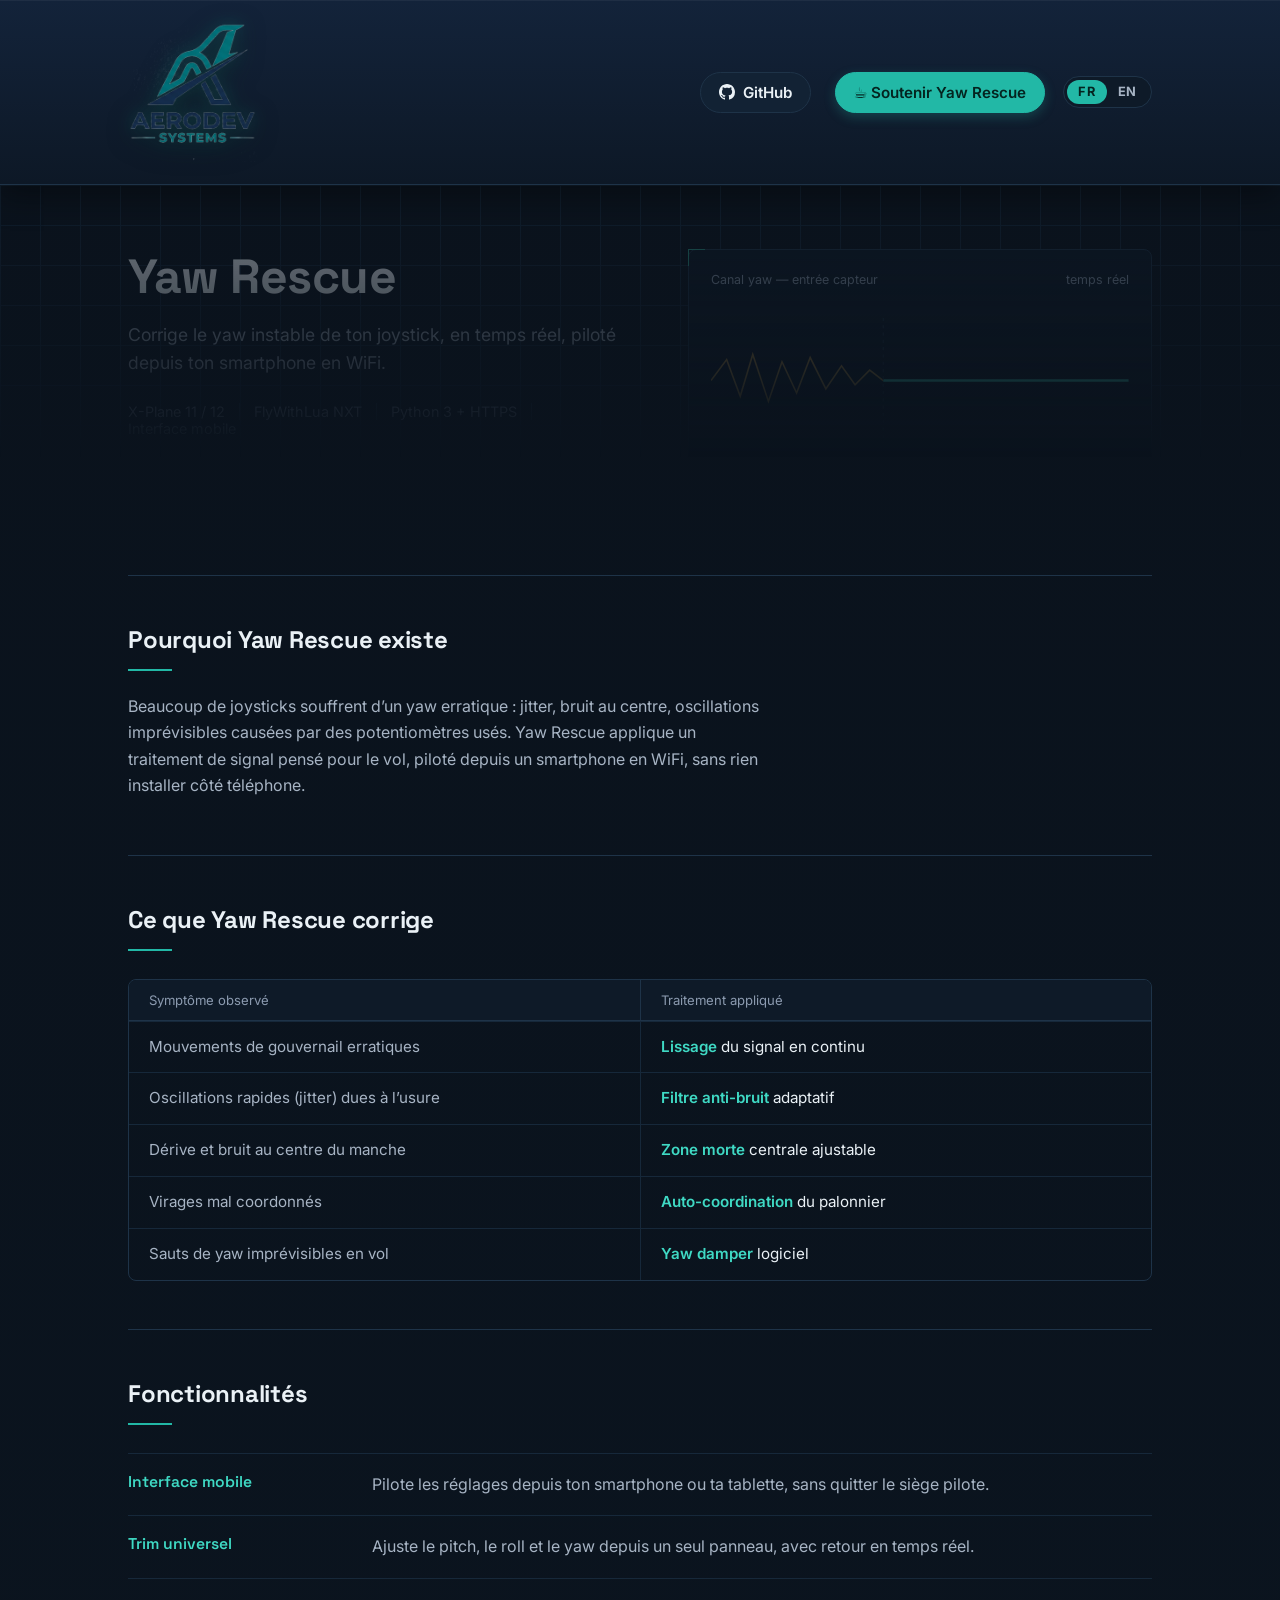
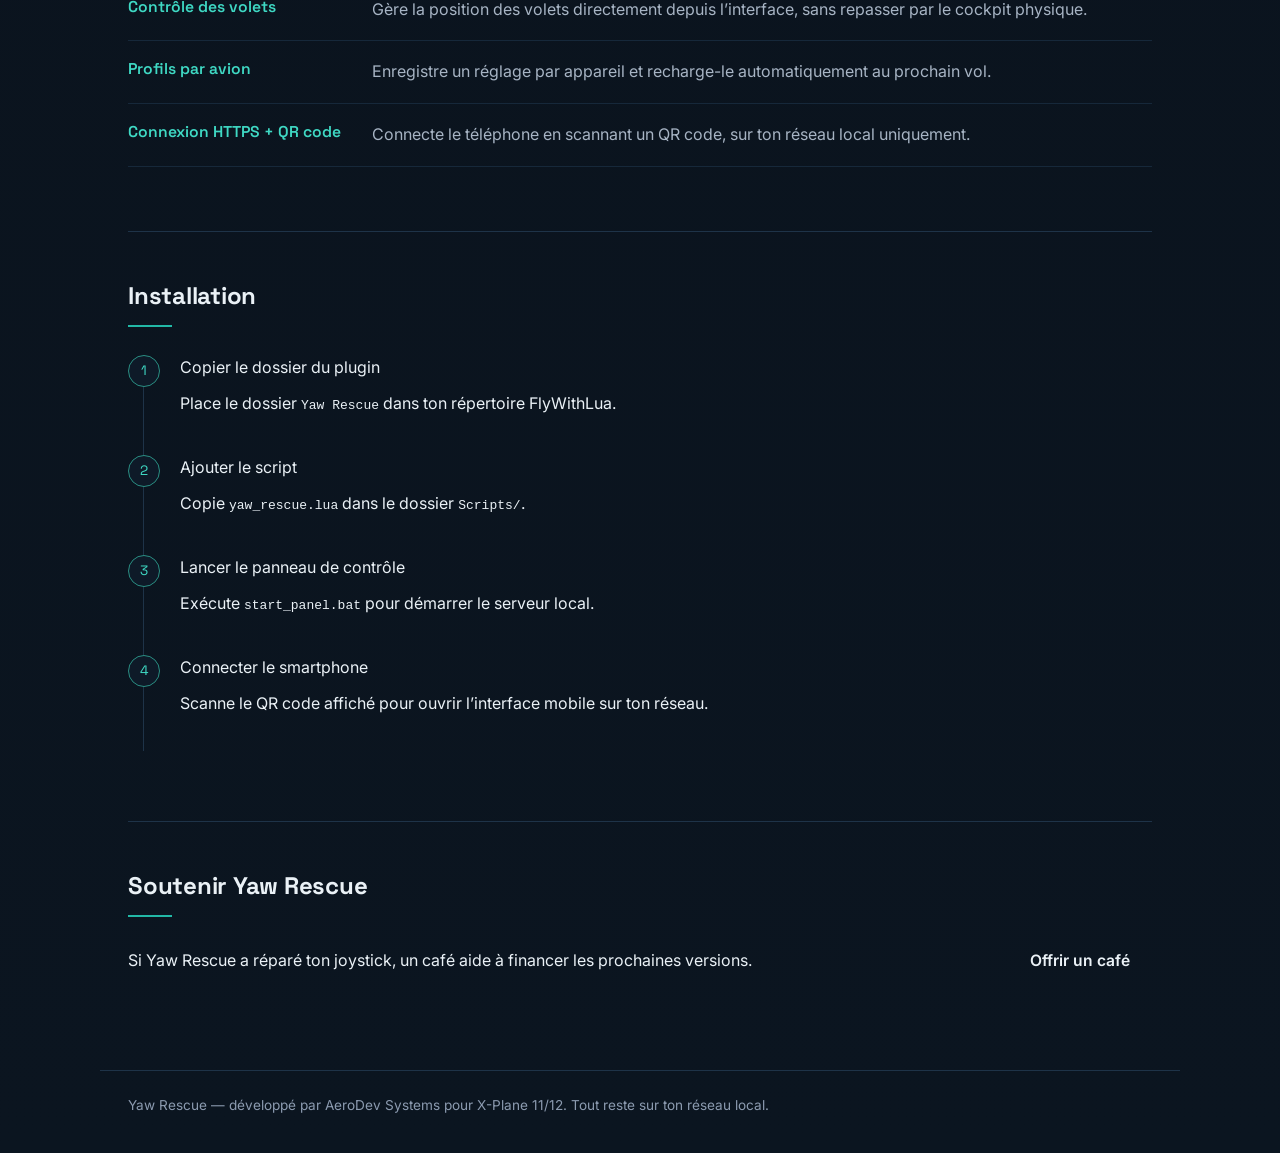
<file: aerodev-yawrescue.html>
<!DOCTYPE html>
<html lang="fr">
<head>
<meta charset="UTF-8">
<title data-i18n="docTitle">Yaw Rescue – AeroDev Systems</title>
<meta name="viewport" content="width=device-width, initial-scale=1">
<meta name="description" data-i18n="metaDesc" data-i18n-attr="content" content="Yaw Rescue corrige le yaw instable des joysticks pour X-Plane 11/12, piloté depuis un smartphone en WiFi.">
<link rel="preconnect" href="https://fonts.googleapis.com">
<link rel="preconnect" href="https://fonts.gstatic.com" crossorigin>
<link href="https://fonts.googleapis.com/css2?family=Space+Grotesk:wght@500;600;700&family=Inter:wght@400;500;600&display=swap" rel="stylesheet">

<style>
  :root{
    --bg-deep:#0a121c;
    --bg-panel:#0e1a28;
    --bg-panel-raised:#122234;
    --line:#1e3348;
    --line-soft:#16283a;
    --teal:#22b8a6;
    --teal-bright:#3fd9c4;
    --teal-dim:#2a8f83;
    --ink:#eaf1f6;
    --muted:#a7b4c4;
    --muted-dim:#8c9bb0;
    --radius:6px;
  }

  *{ box-sizing:border-box; }

  html{ scroll-behavior:smooth; }

  body{
    margin:0;
    font-family:'Inter', system-ui, sans-serif;
    background:linear-gradient(180deg, var(--bg-deep) 0%, #0b1520 100%);
    color:var(--ink);
    -webkit-font-smoothing:antialiased;
  }

  .grid-bg{
    background-image:
      linear-gradient(var(--line-soft) 1px, transparent 1px),
      linear-gradient(90deg, var(--line-soft) 1px, transparent 1px);
    background-size:40px 40px;
    -webkit-mask-image:linear-gradient(180deg, rgba(0,0,0,0.5), transparent 70%);
            mask-image:linear-gradient(180deg, rgba(0,0,0,0.5), transparent 70%);
  }

  a{ color:inherit; }

  :focus-visible{
    outline:2px solid var(--teal-bright);
    outline-offset:3px;
  }

  h1,h2,h3{
    font-family:'Space Grotesk', 'Inter', sans-serif;
    letter-spacing:-0.01em;
  }

  .wrap{
    max-width:1080px;
    margin:0 auto;
    padding:0 28px;
  }

  /* ---------- masthead ---------- */
  .masthead{
    position:relative;
    z-index:10;
    border-bottom:1px solid var(--line);
    background:linear-gradient(180deg, #13233a 0%, #0d1826 100%);
    box-shadow:inset 0 1px 0 rgba(255,255,255,0.05), 0 12px 28px rgba(0,0,0,0.35);
  }
  .masthead-inner{
    display:flex;
    align-items:center;
    justify-content:space-between;
    padding:22px 28px;
    max-width:1080px;
    margin:0 auto;
  }
  .masthead img{
    height:140px; /* LOGO 2x PLUS GRAND */
    width:auto;
    display:block;
    filter:drop-shadow(0 6px 12px rgba(0,0,0,0.5)) drop-shadow(0 0 8px rgba(34,184,166,0.28));
  }
  .masthead nav{
    display:flex;
    gap:24px;
    align-items:center;
    color:var(--ink);
  }
  .masthead nav a{
    display:inline-flex;
    align-items:center;
    gap:8px;
    text-decoration:none;
    color:var(--ink);
    font-size:0.95rem;
    font-weight:600;
    background:var(--bg-panel-raised);
    border:1px solid var(--line);
    border-radius:999px;
    padding:10px 18px;
    transition:background .15s ease, border-color .15s ease, color .15s ease, transform .15s ease, box-shadow .15s ease;
  }
  .masthead nav a:hover{
    color:#04241f;
    background:var(--teal-bright);
    border-color:var(--teal-bright);
    transform:translateY(-1px);
    box-shadow:0 6px 16px rgba(34,184,166,0.28);
  }

  /* ---------- header actions: nav + language toggle ---------- */
  .masthead-actions{
    display:flex;
    align-items:center;
    gap:18px;
  }
  .lang-toggle{
    display:flex;
    align-items:center;
    border:1px solid var(--line);
    background:var(--bg-panel);
    border-radius:999px;
    padding:3px;
  }
  .lang-btn{
    appearance:none;
    -webkit-appearance:none;
    border:none;
    background:transparent;
    color:var(--muted);
    font-family:'Inter', sans-serif;
    font-size:0.8rem;
    font-weight:700;
    letter-spacing:0.05em;
    line-height:1;
    padding:6px 11px;
    border-radius:999px;
    cursor:pointer;
    transition:background .15s ease, color .15s ease;
  }
  .lang-btn:hover{ color:var(--ink); }
  .lang-btn.active{
    background:var(--teal);
    color:#04241f;
  }

  /* ---------- support button in header ---------- */
  .masthead .btn-primary{
    display:inline-flex;
    align-items:center;
    gap:8px;
    text-decoration:none;
    font-size:0.95rem;
    font-weight:600;
    padding:10px 18px;
    border-radius:999px;
    background:var(--teal);
    color:#04241f;
    border:1px solid var(--teal);
    box-shadow:0 4px 12px rgba(34,184,166,0.25);
    transition:background .15s ease, border-color .15s ease, transform .15s ease;
    animation:btn-pulse 2.4s ease-in-out infinite;
  }
  .masthead .btn-primary:hover{
    background:var(--teal-bright);
    border-color:var(--teal-bright);
    transform:translateY(-1px);
    animation-play-state:paused;
  }
  .masthead .btn-primary:active{
    transform:translateY(0);
  }

  @keyframes btn-pulse{
    0%, 100%{
      box-shadow:0 4px 12px rgba(34,184,166,0.25), 0 0 0 0 rgba(34,184,166,0.45);
    }
    50%{
      box-shadow:0 4px 16px rgba(34,184,166,0.45), 0 0 0 9px rgba(34,184,166,0);
    }
  }

  @media (max-width:640px){
    .masthead-inner{
      flex-wrap:wrap;
      gap:14px;
      justify-content:center;
      text-align:center;
    }
    .masthead-actions{
      flex-wrap:wrap;
      justify-content:center;
      gap:14px;
    }
  }

  /* ---------- hero ---------- */
  .hero{
    position:relative;
    padding:64px 0 56px;
    overflow:hidden;
  }
  .hero-grid{
    display:grid;
    grid-template-columns:1.05fr 0.95fr;
    gap:48px;
    align-items:center;
    position:relative;
  }
  .hero h1{
    font-size:clamp(2.2rem, 4vw, 3rem);
    line-height:1.05;
    margin:0 0 18px;
    color:var(--ink);
  }
  .hero .tagline{
    font-size:1.1rem;
    line-height:1.6;
    color:var(--muted);
    max-width:46ch;
    margin:0 0 26px;
  }

  .tag-row{
    display:flex;
    flex-wrap:wrap;
    align-items:center;
    gap:0;
    margin-bottom:34px;
    font-size:0.9rem;
    color:var(--muted-dim);
  }
  .tag-row span{
    padding:0 14px 0 0;
    margin-right:14px;
    border-right:1px solid var(--line);
  }
  .tag-row span:last-child{
    border-right:none;
  }

  .btn-row{
    display:flex;
    gap:14px;
    flex-wrap:wrap;
  }
  .btn{
    display:inline-flex;
    align-items:center;
    gap:8px;
    padding:12px 22px;
    border-radius:var(--radius);
    text-decoration:none;
    font-weight:600;
    font-size:0.98rem;
    font-family:'Inter', sans-serif;
    transition:transform .15s ease, background .15s ease, border-color .15s ease;
  }
  .btn-secondary{
    background:transparent;
    color:var(--ink);
    border:1px solid var(--line);
  }
  .btn-secondary:hover{
    border-color:var(--teal-dim);
    color:var(--teal-bright);
  }

  /* HUD panel */
  .hud{
    position:relative;
    border:1px solid var(--line);
    background:var(--bg-panel);
    border-radius:8px;
    padding:22px 22px 18px;
  }
  .hud::before, .hud::after{
    content:"";
    position:absolute;
    width:16px;
    height:16px;
    border:1.5px solid var(--teal-dim);
  }
  .hud::before{
    top:-1px; left:-1px;
    border-right:none; border-bottom:none;
  }
  .hud::after{
    bottom:-1px; right:-1px;
    border-left:none; border-top:none;
  }
  .hud-label{
    display:flex;
    justify-content:space-between;
    font-size:0.78rem;
    color:var(--muted-dim);
    margin-bottom:10px;
  }
  .hud svg{ display:block; width:100%; height:auto; }

  .hud-caption{
    display:flex;
    justify-content:space-between;
    font-size:0.78rem;
    color:var(--muted-dim);
    margin-top:10px;
    padding-top:10px;
    border-top:1px solid var(--line-soft);
  }
  .hud-caption b{ color:var(--teal-bright); font-weight:600; }

  .chart-line-raw{
    stroke:#d9a949;
    opacity:0.8;
  }
  .chart-line-fixed{
    stroke:var(--teal-bright);
    stroke-dasharray:600;
    stroke-dashoffset:600;
    animation:draw 1.6s ease forwards .3s;
  }
  @keyframes draw{ to{ stroke-dashoffset:0; } }

  main{
    max-width:1080px;
    margin:0 auto;
    padding:0 28px 40px;
  }

  section{
    padding:48px 0;
    border-top:1px solid var(--line);
  }
  section h2{
    font-size:1.5rem;
    margin:0 0 8px;
    color:var(--ink);
  }
  section h2 .rule{
    display:block;
    width:44px;
    height:2px;
    background:var(--teal);
    margin-top:14px;
    margin-bottom:22px;
  }
  section > p.lead{
    color:var(--muted);
    max-width:64ch;
    line-height:1.65;
    margin:0 0 8px;
  }

  /* table */
  .spec-table{
    display:grid;
    grid-template-columns:1fr 1fr;
    margin-top:28px;
    border:1px solid var(--line);
    border-radius:8px;
    overflow:hidden;
  }
  .col-head{
    padding:12px 20px;
    font-size:0.82rem;
    color:var(--muted-dim);
    background:var(--bg-panel);
    border-bottom:1px solid var(--line);
  }
  .col-head.right{ border-left:1px solid var(--line); }
  .spec-cell{
    padding:14px 20px;
    font-size:0.95rem;
    line-height:1.5;
    border-top:1px solid var(--line-soft);
  }
  .spec-cell.symptom{ color:var(--muted); }
  .spec-cell.fix{
    color:var(--ink);
    border-left:1px solid var(--line-soft);
  }
  .spec-cell.fix b{ color:var(--teal-bright); font-weight:600; }

  /* features */
  .feature-list{
    margin-top:28px;
    border-top:1px solid var(--line-soft);
  }
  .feature-row{
    display:grid;
    grid-template-columns:220px 1fr;
    gap:24px;
    padding:18px 0;
    border-bottom:1px solid var(--line-soft);
  }
  .feature-row dt{
    font-weight:600;
    font-family:'Space Grotesk', sans-serif;
    color:var(--teal-bright);
    font-size:0.98rem;
  }
  .feature-row dd{
    margin:0;
    color:var(--muted);
    line-height:1.6;
  }

  /* steps */
  .steps{
    margin-top:30px;
    list-style:none;
    padding:0;
    position:relative;
  }
  .steps::before{
    content:"";
    position:absolute;
    left:15px;
    top:6px;
    bottom:6px;
    width:1px;
    background:var(--line);
  }
  .steps li{
    position:relative;
    padding:0 0 28px 52px;
  }
  .steps .num{
    position:absolute;
    left:0; top:-2px;
    width:32px; height:32px;
    border:1px solid var(--teal-dim);
    border-radius:50%;
    background:var(--bg-panel);
    display:flex;
    align-items:center;
    justify-content:center;
    font-family:'Space Grotesk', sans-serif;
    font-size:0.85rem;
    color:var(--teal-bright);
  }

  /* support */
  .support-row{
    display:flex;
    align-items:center;
    justify-content:space-between;
    gap:24px;
    flex-wrap:wrap;
    margin-top:20px;
  }

  footer{
    border-top:1px solid var(--line);
    padding:26px 28px 40px;
    max-width:1080px;
    margin:0 auto;
  }
  footer p{
    font-size:0.85rem;
    color:var(--muted-dim);
    margin:0;
  }

</style>
</head>

<body>

<!-- HEADER -->
<div class="masthead">
  <div class="masthead-inner">
    <img src="logo.png" alt="AeroDev Systems">
    <div class="masthead-actions">
    <nav>
      <a href="https://github.com/nonodev38/yaw-rescue">
        <svg viewBox="0 0 16 16" width="16" height="16" fill="currentColor" aria-hidden="true"><path d="M8 0C3.58 0 0 3.58 0 8c0 3.54 2.29 6.53 5.47 7.59.4.07.55-.17.55-.38 0-.19-.01-.82-.01-1.49-2.01.37-2.53-.49-2.69-.94-.09-.23-.48-.94-.82-1.13-.28-.15-.68-.52-.01-.53.63-.01 1.08.58 1.23.82.72 1.21 1.87.87 2.33.66.07-.52.28-.87.51-1.07-1.78-.2-3.64-.89-3.64-3.95 0-.87.31-1.59.82-2.15-.08-.2-.36-1.02.08-2.12 0 0 .67-.21 2.2.82.64-.18 1.32-.27 2-.27s1.36.09 2 .27c1.53-1.04 2.2-.82 2.2-.82.44 1.1.16 1.92.08 2.12.51.56.82 1.27.82 2.15 0 3.07-1.87 3.75-3.65 3.95.29.25.54.73.54 1.48 0 1.07-.01 1.93-.01 2.2 0 .21.15.46.55.38A8.01 8.01 0 0 0 16 8c0-4.42-3.58-8-8-8z"/></svg>
        GitHub
      </a>
      <a href="https://buymeacoffee.com/aerodevsystems" class="btn-primary" data-i18n="navSupport">
        ☕ Soutenir Yaw Rescue
      </a>
    </nav>
    <div class="lang-toggle" role="group" aria-label="Langue / Language">
      <button type="button" class="lang-btn active" data-lang="fr" aria-pressed="true">FR</button>
      <button type="button" class="lang-btn" data-lang="en" aria-pressed="false">EN</button>
    </div>
    </div>
  </div>
</div>

<!-- HERO -->
<div class="hero grid-bg">
  <div class="wrap hero-grid">
    <div>
      <h1>Yaw Rescue</h1>
      <p class="tagline" data-i18n="tagline">Corrige le yaw instable de ton joystick, en temps réel, piloté depuis ton smartphone en WiFi.</p>

      <div class="tag-row">
        <span data-i18n="tag1">X-Plane 11 / 12</span>
        <span data-i18n="tag2">FlyWithLua NXT</span>
        <span data-i18n="tag3">Python 3 + HTTPS</span>
        <span data-i18n="tag4">Interface mobile</span>
      </div>

      <div class="btn-row">
        <a href="https://github.com/nonodev38/yaw-rescue" class="btn btn-secondary" data-i18n="viewGitHub">Voir sur GitHub</a>
      </div>
    </div>

    <div class="hud">
      <div class="hud-label">
        <span data-i18n="hudChannel">Canal yaw — entrée capteur</span>
        <span data-i18n="hudRealtime">temps réel</span>
      </div>
      <svg viewBox="0 0 400 160" preserveAspectRatio="none">
        <path class="chart-line-raw" d="M0,80 L15,60 L28,95 L40,55 L55,100 L68,62 L82,92 L95,58 L110,88 L125,66 L138,84 L152,70 L165,80"
              fill="none" stroke-width="1.5"/>
        <path class="chart-line-fixed" d="M165,80 C 200,80 220,80 400,80"
              fill="none" stroke-width="2.5"/>
        <line x1="165" y1="20" x2="165" y2="140" stroke="#22384c" stroke-width="1" stroke-dasharray="3 4"/>
      </svg>
      <div class="hud-caption">
        <span data-i18n="hudRaw">Signal brut</span>
        <b data-i18n="hudOutput">Sortie Yaw Rescue</b>
      </div>
    </div>
  </div>
</div>

<main>

<section>
  <h2 data-i18n="whyTitle">Pourquoi Yaw Rescue existe<span class="rule"></span></h2>
  <p class="lead" data-i18n="whyLead">Beaucoup de joysticks souffrent d'un yaw erratique : jitter, bruit au centre, oscillations imprévisibles causées par des potentiomètres usés. Yaw Rescue applique un traitement de signal pensé pour le vol, piloté depuis un smartphone en WiFi, sans rien installer côté téléphone.</p>
</section>

<section>
  <h2 data-i18n="whatTitle">Ce que Yaw Rescue corrige<span class="rule"></span></h2>
  <div class="spec-table">
    <div class="col-head" data-i18n="symptomHead">Symptôme observé</div>
    <div class="col-head right" data-i18n="fixHead">Traitement appliqué</div>

    <div class="spec-cell symptom" data-i18n="sym1">Mouvements de gouvernail erratiques</div>
    <div class="spec-cell fix" data-i18n="fix1"><b>Lissage</b> du signal en continu</div>

    <div class="spec-cell symptom" data-i18n="sym2">Oscillations rapides (jitter) dues à l'usure</div>
    <div class="spec-cell fix" data-i18n="fix2"><b>Filtre anti-bruit</b> adaptatif</div>

    <div class="spec-cell symptom" data-i18n="sym3">Dérive et bruit au centre du manche</div>
    <div class="spec-cell fix" data-i18n="fix3"><b>Zone morte</b> centrale ajustable</div>

    <div class="spec-cell symptom" data-i18n="sym4">Virages mal coordonnés</div>
    <div class="spec-cell fix" data-i18n="fix4"><b>Auto-coordination</b> du palonnier</div>

    <div class="spec-cell symptom" data-i18n="sym5">Sauts de yaw imprévisibles en vol</div>
    <div class="spec-cell fix" data-i18n="fix5"><b>Yaw damper</b> logiciel</div>
  </div>
</section>

<section>
  <h2 data-i18n="featuresTitle">Fonctionnalités<span class="rule"></span></h2>
  <dl class="feature-list">
    <div class="feature-row">
      <dt data-i18n="feat1t">Interface mobile</dt>
      <dd data-i18n="feat1d">Pilote les réglages depuis ton smartphone ou ta tablette, sans quitter le siège pilote.</dd>
    </div>
    <div class="feature-row">
      <dt data-i18n="feat2t">Trim universel</dt>
      <dd data-i18n="feat2d">Ajuste le pitch, le roll et le yaw depuis un seul panneau, avec retour en temps réel.</dd>
    </div>
    <div class="feature-row">
      <dt data-i18n="feat3t">Contrôle des volets</dt>
      <dd data-i18n="feat3d">Gère la position des volets directement depuis l'interface, sans repasser par le cockpit physique.</dd>
    </div>
    <div class="feature-row">
      <dt data-i18n="feat4t">Profils par avion</dt>
      <dd data-i18n="feat4d">Enregistre un réglage par appareil et recharge-le automatiquement au prochain vol.</dd>
    </div>
    <div class="feature-row">
      <dt data-i18n="feat5t">Connexion HTTPS + QR code</dt>
      <dd data-i18n="feat5d">Connecte le téléphone en scannant un QR code, sur ton réseau local uniquement.</dd>
    </div>
  </dl>
</section>

<section>
  <h2 data-i18n="installTitle">Installation<span class="rule"></span></h2>
  <ol class="steps">
    <li>
      <span class="num">1</span>
      <div class="step-title" data-i18n="inst1t">Copier le dossier du plugin</div>
      <p data-i18n="inst1p">Place le dossier <code>Yaw Rescue</code> dans ton répertoire FlyWithLua.</p>
    </li>
    <li>
      <span class="num">2</span>
      <div class="step-title" data-i18n="inst2t">Ajouter le script</div>
      <p data-i18n="inst2p">Copie <code>yaw_rescue.lua</code> dans le dossier <code>Scripts/</code>.</p>
    </li>
    <li>
      <span class="num">3</span>
      <div class="step-title" data-i18n="inst3t">Lancer le panneau de contrôle</div>
      <p data-i18n="inst3p">Exécute <code>start_panel.bat</code> pour démarrer le serveur local.</p>
    </li>
    <li>
      <span class="num">4</span>
      <div class="step-title" data-i18n="inst4t">Connecter le smartphone</div>
      <p data-i18n="inst4p">Scanne le QR code affiché pour ouvrir l'interface mobile sur ton réseau.</p>
    </li>
  </ol>
</section>

<section>
  <h2 data-i18n="supportTitle">Soutenir Yaw Rescue<span class="rule"></span></h2>
  <div class="support-row">
    <p class="lead" style="margin:0;" data-i18n="supportLead">Si Yaw Rescue a réparé ton joystick, un café aide à financer les prochaines versions.</p>
    <a href="https://buymeacoffee.com/aerodevsystems" class="btn btn-primary" data-i18n="supportCta">Offrir un café</a>
  </div>
</section>

</main>

<footer>
  <p data-i18n="footerText">Yaw Rescue — développé par AeroDev Systems pour X-Plane 11/12. Tout reste sur ton réseau local.</p>
</footer>

<script>
(function () {
  "use strict";
  var STORE_KEY = "yaw-rescue-lang";

  var i18n = {
    fr: {
      docTitle: "Yaw Rescue – AeroDev Systems",
      metaDesc: "Yaw Rescue corrige le yaw instable des joysticks pour X-Plane 11/12, piloté depuis un smartphone en WiFi.",
      navSupport: "☕ Soutenir Yaw Rescue",
      tagline: "Corrige le yaw instable de ton joystick, en temps réel, piloté depuis ton smartphone en WiFi.",
      tag1: "X-Plane 11 / 12",
      tag2: "FlyWithLua NXT",
      tag3: "Python 3 + HTTPS",
      tag4: "Interface mobile",
      viewGitHub: "Voir sur GitHub",
      hudChannel: "Canal yaw — entrée capteur",
      hudRealtime: "temps réel",
      hudRaw: "Signal brut",
      hudOutput: "Sortie Yaw Rescue",
      whyTitle: "Pourquoi Yaw Rescue existe<span class='rule'></span>",
      whyLead: "Beaucoup de joysticks souffrent d’un yaw erratique : jitter, bruit au centre, oscillations imprévisibles causées par des potentiomètres usés. Yaw Rescue applique un traitement de signal pensé pour le vol, piloté depuis un smartphone en WiFi, sans rien installer côté téléphone.",
      whatTitle: "Ce que Yaw Rescue corrige<span class='rule'></span>",
      symptomHead: "Symptôme observé",
      fixHead: "Traitement appliqué",
      sym1: "Mouvements de gouvernail erratiques",
      fix1: "<b>Lissage</b> du signal en continu",
      sym2: "Oscillations rapides (jitter) dues à l’usure",
      fix2: "<b>Filtre anti-bruit</b> adaptatif",
      sym3: "Dérive et bruit au centre du manche",
      fix3: "<b>Zone morte</b> centrale ajustable",
      sym4: "Virages mal coordonnés",
      fix4: "<b>Auto-coordination</b> du palonnier",
      sym5: "Sauts de yaw imprévisibles en vol",
      fix5: "<b>Yaw damper</b> logiciel",
      featuresTitle: "Fonctionnalités<span class='rule'></span>",
      feat1t: "Interface mobile",
      feat1d: "Pilote les réglages depuis ton smartphone ou ta tablette, sans quitter le siège pilote.",
      feat2t: "Trim universel",
      feat2d: "Ajuste le pitch, le roll et le yaw depuis un seul panneau, avec retour en temps réel.",
      feat3t: "Contrôle des volets",
      feat3d: "Gère la position des volets directement depuis l’interface, sans repasser par le cockpit physique.",
      feat4t: "Profils par avion",
      feat4d: "Enregistre un réglage par appareil et recharge-le automatiquement au prochain vol.",
      feat5t: "Connexion HTTPS + QR code",
      feat5d: "Connecte le téléphone en scannant un QR code, sur ton réseau local uniquement.",
      installTitle: "Installation<span class='rule'></span>",
      inst1t: "Copier le dossier du plugin",
      inst1p: "Place le dossier <code>Yaw Rescue</code> dans ton répertoire FlyWithLua.",
      inst2t: "Ajouter le script",
      inst2p: "Copie <code>yaw_rescue.lua</code> dans le dossier <code>Scripts/</code>.",
      inst3t: "Lancer le panneau de contrôle",
      inst3p: "Exécute <code>start_panel.bat</code> pour démarrer le serveur local.",
      inst4t: "Connecter le smartphone",
      inst4p: "Scanne le QR code affiché pour ouvrir l’interface mobile sur ton réseau.",
      supportTitle: "Soutenir Yaw Rescue<span class='rule'></span>",
      supportLead: "Si Yaw Rescue a réparé ton joystick, un café aide à financer les prochaines versions.",
      supportCta: "Offrir un café",
      footerText: "Yaw Rescue — développé par AeroDev Systems pour X-Plane 11/12. Tout reste sur ton réseau local."
    },
    en: {
      docTitle: "Yaw Rescue – AeroDev Systems",
      metaDesc: "Yaw Rescue fixes unstable yaw on joysticks for X-Plane 11/12, controlled from a smartphone over WiFi.",
      navSupport: "☕ Support Yaw Rescue",
      tagline: "Fixes your joystick’s unstable yaw in real time, controlled from your smartphone over WiFi.",
      tag1: "X-Plane 11 / 12",
      tag2: "FlyWithLua NXT",
      tag3: "Python 3 + HTTPS",
      tag4: "Mobile interface",
      viewGitHub: "View on GitHub",
      hudChannel: "Yaw channel — sensor input",
      hudRealtime: "real time",
      hudRaw: "Raw signal",
      hudOutput: "Yaw Rescue output",
      whyTitle: "Why Yaw Rescue exists<span class='rule'></span>",
      whyLead: "Many joysticks suffer from erratic yaw: jitter, noise at center, unpredictable oscillations caused by worn potentiometers. Yaw Rescue applies signal processing designed for flight, controlled from a smartphone over WiFi — nothing to install on the phone.",
      whatTitle: "What Yaw Rescue fixes<span class='rule'></span>",
      symptomHead: "Observed symptom",
      fixHead: "Applied fix",
      sym1: "Erratic rudder movements",
      fix1: "<b>Smoothing</b> of the signal, applied continuously",
      sym2: "Rapid oscillations (jitter) caused by wear",
      fix2: "<b>Adaptive noise filter</b>",
      sym3: "Drift and noise at stick center",
      fix3: "<b>Adjustable dead zone</b> at center",
      sym4: "Poorly coordinated turns",
      fix4: "<b>Rudder auto-coordination</b>",
      sym5: "Unpredictable yaw jumps in flight",
      fix5: "<b>Software yaw damper</b>",
      featuresTitle: "Features<span class='rule'></span>",
      feat1t: "Mobile interface",
      feat1d: "Tune the settings from your smartphone or tablet without leaving the pilot’s seat.",
      feat2t: "Universal trim",
      feat2d: "Adjust pitch, roll and yaw from a single panel, with real-time feedback.",
      feat3t: "Flap control",
      feat3d: "Control flap position directly from the interface, without going back to the physical cockpit.",
      feat4t: "Per-aircraft profiles",
      feat4d: "Save one profile per aircraft and have it reloaded automatically on the next flight.",
      feat5t: "HTTPS + QR code connection",
      feat5d: "Connect your phone by scanning a QR code — on your local network only.",
      installTitle: "Installation<span class='rule'></span>",
      inst1t: "Copy the plugin folder",
      inst1p: "Put the <code>Yaw Rescue</code> folder into your FlyWithLua directory.",
      inst2t: "Add the script",
      inst2p: "Copy <code>yaw_rescue.lua</code> into the <code>Scripts/</code> folder.",
      inst3t: "Launch the control panel",
      inst3p: "Run <code>start_panel.bat</code> to start the local server.",
      inst4t: "Connect your smartphone",
      inst4p: "Scan the QR code shown to open the mobile interface on your network.",
      supportTitle: "Support Yaw Rescue<span class='rule'></span>",
      supportLead: "If Yaw Rescue fixed your joystick, buying a coffee helps fund the next versions.",
      supportCta: "Buy me a coffee",
      footerText: "Yaw Rescue — developed by AeroDev Systems for X-Plane 11/12. Everything stays on your local network."
    }
  };

  function storedLang() {
    try {
      var v = window.localStorage.getItem(STORE_KEY);
      if (v === "fr" || v === "en") { return v; }
    } catch (e) {}
    return "fr";
  }

  function applyLang(lang) {
    var dict = i18n[lang];
    if (!dict) { return; }
    var els = document.querySelectorAll("[data-i18n]");
    for (var i = 0; i < els.length; i++) {
      var el = els[i];
      var key = el.getAttribute("data-i18n");
      var txt = dict[key];
      if (txt === undefined) { continue; }
      var attr = el.getAttribute("data-i18n-attr");
      if (attr) {
        el.setAttribute(attr, txt);
      } else {
        el.innerHTML = txt;
      }
    }
    document.documentElement.lang = lang;
    var btns = document.querySelectorAll(".lang-btn");
    for (var j = 0; j < btns.length; j++) {
      var on = btns[j].getAttribute("data-lang") === lang;
      btns[j].classList.toggle("active", on);
      btns[j].setAttribute("aria-pressed", on ? "true" : "false");
    }
    try { window.localStorage.setItem(STORE_KEY, lang); } catch (e) {}
  }

  var toggles = document.querySelectorAll(".lang-btn");
  for (var k = 0; k < toggles.length; k++) {
    toggles[k].addEventListener("click", (function (btn) {
      return function () { applyLang(btn.getAttribute("data-lang")); };
    })(toggles[k]));
  }

  applyLang(storedLang());
})();
</script>
</body>
</html>
</file>
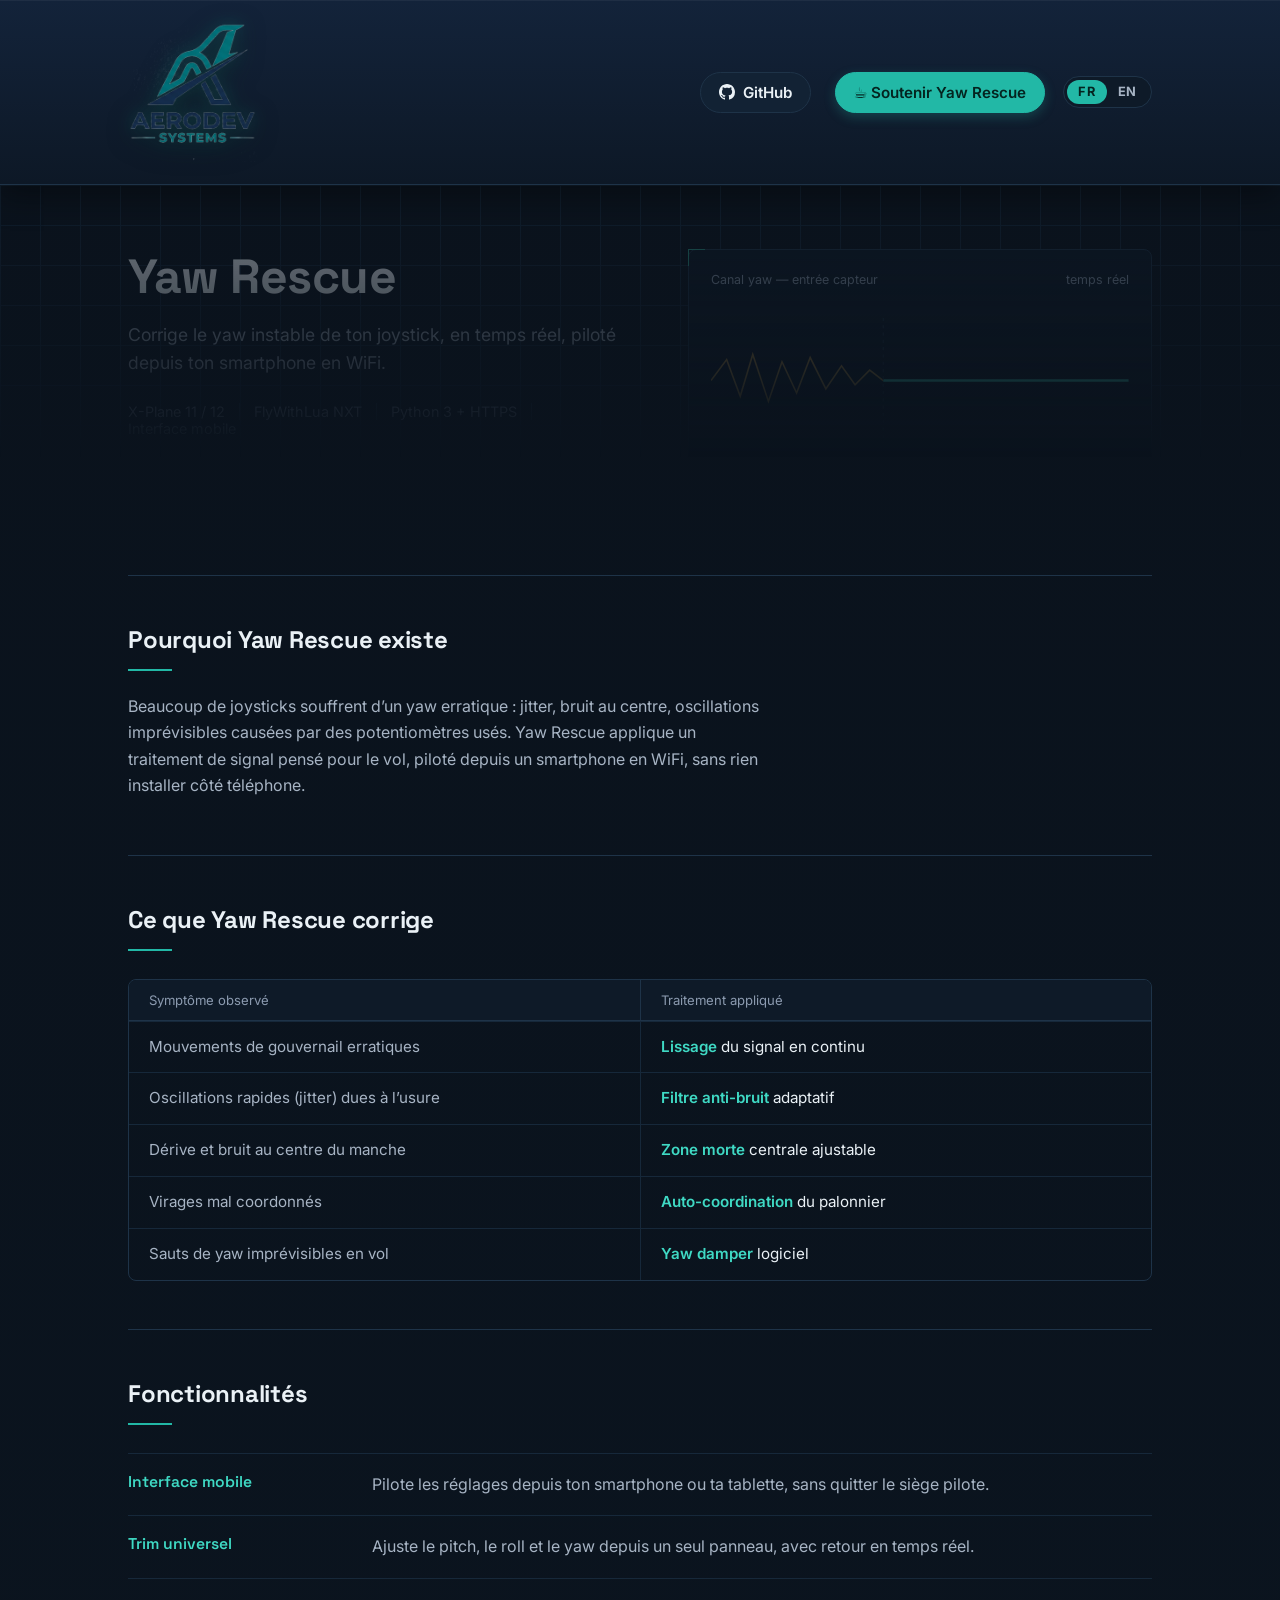
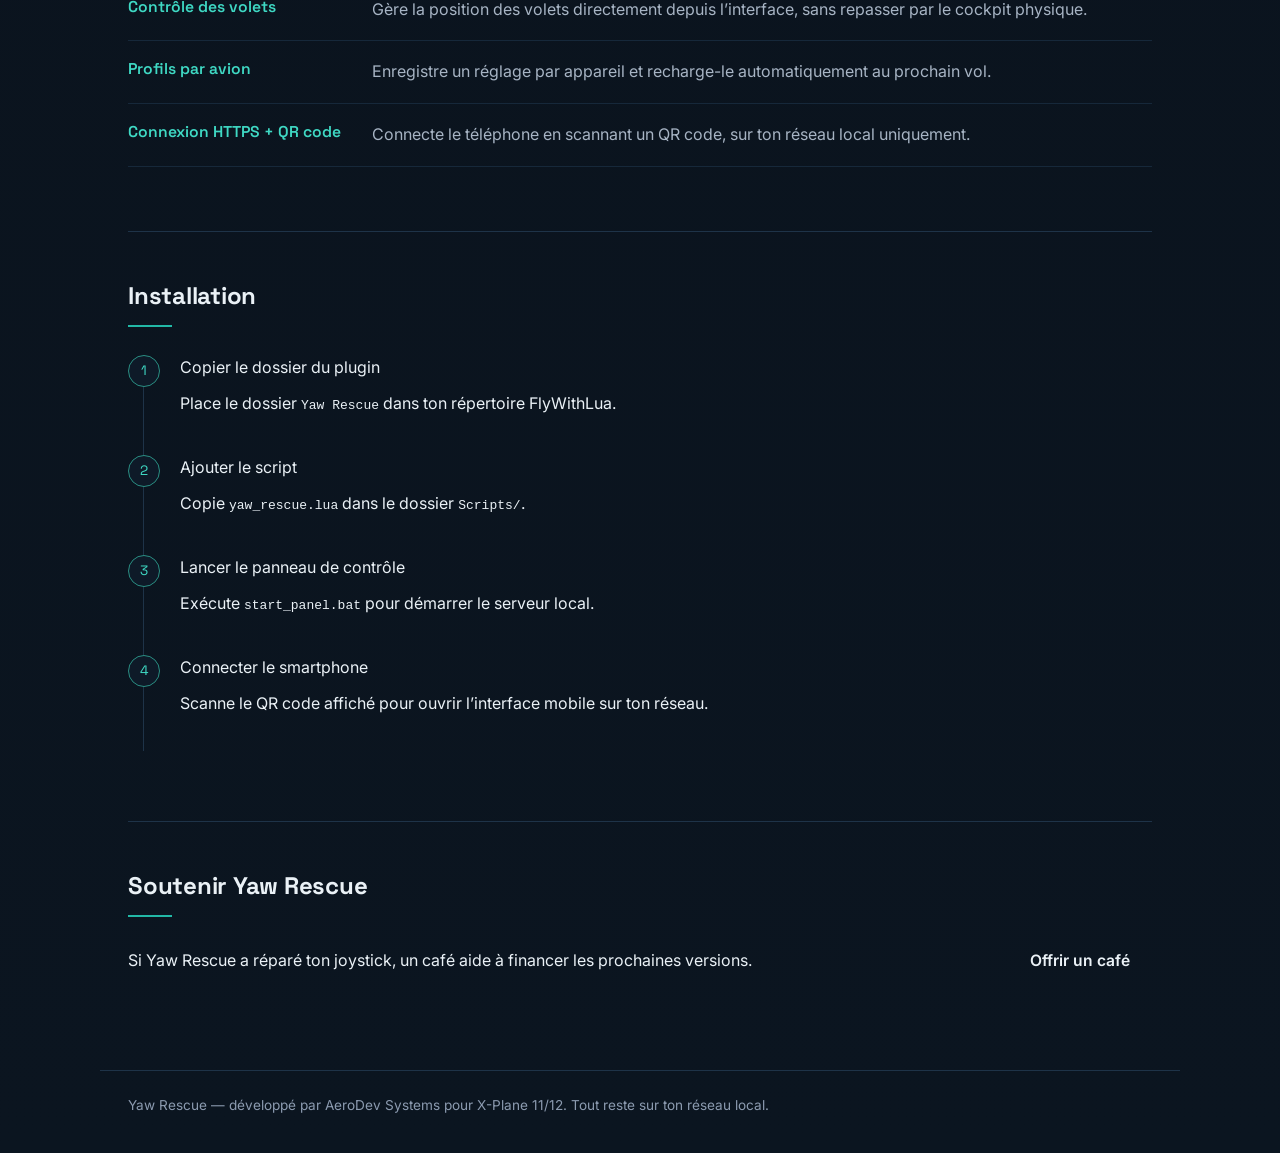
<file: scripts/Auto Yaw Deck/aerodev-yawrescue.html>
<!DOCTYPE html>
<html lang="fr">
<head>
<meta charset="UTF-8">
<title data-i18n="docTitle">Yaw Rescue – AeroDev Systems</title>
<meta name="viewport" content="width=device-width, initial-scale=1">
<meta name="description" data-i18n="metaDesc" data-i18n-attr="content" content="Yaw Rescue corrige le yaw instable des joysticks pour X-Plane 11/12, piloté depuis un smartphone en WiFi.">
<link rel="preconnect" href="https://fonts.googleapis.com">
<link rel="preconnect" href="https://fonts.gstatic.com" crossorigin>
<link href="https://fonts.googleapis.com/css2?family=Space+Grotesk:wght@500;600;700&family=Inter:wght@400;500;600&display=swap" rel="stylesheet">

<style>
  :root{
    --bg-deep:#0a121c;
    --bg-panel:#0e1a28;
    --bg-panel-raised:#122234;
    --line:#1e3348;
    --line-soft:#16283a;
    --teal:#22b8a6;
    --teal-bright:#3fd9c4;
    --teal-dim:#2a8f83;
    --ink:#eaf1f6;
    --muted:#a7b4c4;
    --muted-dim:#8c9bb0;
    --radius:6px;
  }

  *{ box-sizing:border-box; }

  html{ scroll-behavior:smooth; }

  body{
    margin:0;
    font-family:'Inter', system-ui, sans-serif;
    background:linear-gradient(180deg, var(--bg-deep) 0%, #0b1520 100%);
    color:var(--ink);
    -webkit-font-smoothing:antialiased;
  }

  .grid-bg{
    background-image:
      linear-gradient(var(--line-soft) 1px, transparent 1px),
      linear-gradient(90deg, var(--line-soft) 1px, transparent 1px);
    background-size:40px 40px;
    -webkit-mask-image:linear-gradient(180deg, rgba(0,0,0,0.5), transparent 70%);
            mask-image:linear-gradient(180deg, rgba(0,0,0,0.5), transparent 70%);
  }

  a{ color:inherit; }

  :focus-visible{
    outline:2px solid var(--teal-bright);
    outline-offset:3px;
  }

  h1,h2,h3{
    font-family:'Space Grotesk', 'Inter', sans-serif;
    letter-spacing:-0.01em;
  }

  .wrap{
    max-width:1080px;
    margin:0 auto;
    padding:0 28px;
  }

  /* ---------- masthead ---------- */
  .masthead{
    position:relative;
    z-index:10;
    border-bottom:1px solid var(--line);
    background:linear-gradient(180deg, #13233a 0%, #0d1826 100%);
    box-shadow:inset 0 1px 0 rgba(255,255,255,0.05), 0 12px 28px rgba(0,0,0,0.35);
  }
  .masthead-inner{
    display:flex;
    align-items:center;
    justify-content:space-between;
    padding:22px 28px;
    max-width:1080px;
    margin:0 auto;
  }
  .masthead img{
    height:140px; /* LOGO 2x PLUS GRAND */
    width:auto;
    display:block;
    filter:drop-shadow(0 6px 12px rgba(0,0,0,0.5)) drop-shadow(0 0 8px rgba(34,184,166,0.28));
  }
  .masthead nav{
    display:flex;
    gap:24px;
    align-items:center;
    color:var(--ink);
  }
  .masthead nav a{
    display:inline-flex;
    align-items:center;
    gap:8px;
    text-decoration:none;
    color:var(--ink);
    font-size:0.95rem;
    font-weight:600;
    background:var(--bg-panel-raised);
    border:1px solid var(--line);
    border-radius:999px;
    padding:10px 18px;
    transition:background .15s ease, border-color .15s ease, color .15s ease, transform .15s ease, box-shadow .15s ease;
  }
  .masthead nav a:hover{
    color:#04241f;
    background:var(--teal-bright);
    border-color:var(--teal-bright);
    transform:translateY(-1px);
    box-shadow:0 6px 16px rgba(34,184,166,0.28);
  }

  /* ---------- header actions: nav + language toggle ---------- */
  .masthead-actions{
    display:flex;
    align-items:center;
    gap:18px;
  }
  .lang-toggle{
    display:flex;
    align-items:center;
    border:1px solid var(--line);
    background:var(--bg-panel);
    border-radius:999px;
    padding:3px;
  }
  .lang-btn{
    appearance:none;
    -webkit-appearance:none;
    border:none;
    background:transparent;
    color:var(--muted);
    font-family:'Inter', sans-serif;
    font-size:0.8rem;
    font-weight:700;
    letter-spacing:0.05em;
    line-height:1;
    padding:6px 11px;
    border-radius:999px;
    cursor:pointer;
    transition:background .15s ease, color .15s ease;
  }
  .lang-btn:hover{ color:var(--ink); }
  .lang-btn.active{
    background:var(--teal);
    color:#04241f;
  }

  /* ---------- support button in header ---------- */
  .masthead .btn-primary{
    display:inline-flex;
    align-items:center;
    gap:8px;
    text-decoration:none;
    font-size:0.95rem;
    font-weight:600;
    padding:10px 18px;
    border-radius:999px;
    background:var(--teal);
    color:#04241f;
    border:1px solid var(--teal);
    box-shadow:0 4px 12px rgba(34,184,166,0.25);
    transition:background .15s ease, border-color .15s ease, transform .15s ease;
    animation:btn-pulse 2.4s ease-in-out infinite;
  }
  .masthead .btn-primary:hover{
    background:var(--teal-bright);
    border-color:var(--teal-bright);
    transform:translateY(-1px);
    animation-play-state:paused;
  }
  .masthead .btn-primary:active{
    transform:translateY(0);
  }

  @keyframes btn-pulse{
    0%, 100%{
      box-shadow:0 4px 12px rgba(34,184,166,0.25), 0 0 0 0 rgba(34,184,166,0.45);
    }
    50%{
      box-shadow:0 4px 16px rgba(34,184,166,0.45), 0 0 0 9px rgba(34,184,166,0);
    }
  }

  @media (max-width:640px){
    .masthead-inner{
      flex-wrap:wrap;
      gap:14px;
      justify-content:center;
      text-align:center;
    }
    .masthead-actions{
      flex-wrap:wrap;
      justify-content:center;
      gap:14px;
    }
  }

  /* ---------- hero ---------- */
  .hero{
    position:relative;
    padding:64px 0 56px;
    overflow:hidden;
  }
  .hero-grid{
    display:grid;
    grid-template-columns:1.05fr 0.95fr;
    gap:48px;
    align-items:center;
    position:relative;
  }
  .hero h1{
    font-size:clamp(2.2rem, 4vw, 3rem);
    line-height:1.05;
    margin:0 0 18px;
    color:var(--ink);
  }
  .hero .tagline{
    font-size:1.1rem;
    line-height:1.6;
    color:var(--muted);
    max-width:46ch;
    margin:0 0 26px;
  }

  .tag-row{
    display:flex;
    flex-wrap:wrap;
    align-items:center;
    gap:0;
    margin-bottom:34px;
    font-size:0.9rem;
    color:var(--muted-dim);
  }
  .tag-row span{
    padding:0 14px 0 0;
    margin-right:14px;
    border-right:1px solid var(--line);
  }
  .tag-row span:last-child{
    border-right:none;
  }

  .btn-row{
    display:flex;
    gap:14px;
    flex-wrap:wrap;
  }
  .btn{
    display:inline-flex;
    align-items:center;
    gap:8px;
    padding:12px 22px;
    border-radius:var(--radius);
    text-decoration:none;
    font-weight:600;
    font-size:0.98rem;
    font-family:'Inter', sans-serif;
    transition:transform .15s ease, background .15s ease, border-color .15s ease;
  }
  .btn-secondary{
    background:transparent;
    color:var(--ink);
    border:1px solid var(--line);
  }
  .btn-secondary:hover{
    border-color:var(--teal-dim);
    color:var(--teal-bright);
  }

  /* HUD panel */
  .hud{
    position:relative;
    border:1px solid var(--line);
    background:var(--bg-panel);
    border-radius:8px;
    padding:22px 22px 18px;
  }
  .hud::before, .hud::after{
    content:"";
    position:absolute;
    width:16px;
    height:16px;
    border:1.5px solid var(--teal-dim);
  }
  .hud::before{
    top:-1px; left:-1px;
    border-right:none; border-bottom:none;
  }
  .hud::after{
    bottom:-1px; right:-1px;
    border-left:none; border-top:none;
  }
  .hud-label{
    display:flex;
    justify-content:space-between;
    font-size:0.78rem;
    color:var(--muted-dim);
    margin-bottom:10px;
  }
  .hud svg{ display:block; width:100%; height:auto; }

  .hud-caption{
    display:flex;
    justify-content:space-between;
    font-size:0.78rem;
    color:var(--muted-dim);
    margin-top:10px;
    padding-top:10px;
    border-top:1px solid var(--line-soft);
  }
  .hud-caption b{ color:var(--teal-bright); font-weight:600; }

  .chart-line-raw{
    stroke:#d9a949;
    opacity:0.8;
  }
  .chart-line-fixed{
    stroke:var(--teal-bright);
    stroke-dasharray:600;
    stroke-dashoffset:600;
    animation:draw 1.6s ease forwards .3s;
  }
  @keyframes draw{ to{ stroke-dashoffset:0; } }

  main{
    max-width:1080px;
    margin:0 auto;
    padding:0 28px 40px;
  }

  section{
    padding:48px 0;
    border-top:1px solid var(--line);
  }
  section h2{
    font-size:1.5rem;
    margin:0 0 8px;
    color:var(--ink);
  }
  section h2 .rule{
    display:block;
    width:44px;
    height:2px;
    background:var(--teal);
    margin-top:14px;
    margin-bottom:22px;
  }
  section > p.lead{
    color:var(--muted);
    max-width:64ch;
    line-height:1.65;
    margin:0 0 8px;
  }

  /* table */
  .spec-table{
    display:grid;
    grid-template-columns:1fr 1fr;
    margin-top:28px;
    border:1px solid var(--line);
    border-radius:8px;
    overflow:hidden;
  }
  .col-head{
    padding:12px 20px;
    font-size:0.82rem;
    color:var(--muted-dim);
    background:var(--bg-panel);
    border-bottom:1px solid var(--line);
  }
  .col-head.right{ border-left:1px solid var(--line); }
  .spec-cell{
    padding:14px 20px;
    font-size:0.95rem;
    line-height:1.5;
    border-top:1px solid var(--line-soft);
  }
  .spec-cell.symptom{ color:var(--muted); }
  .spec-cell.fix{
    color:var(--ink);
    border-left:1px solid var(--line-soft);
  }
  .spec-cell.fix b{ color:var(--teal-bright); font-weight:600; }

  /* features */
  .feature-list{
    margin-top:28px;
    border-top:1px solid var(--line-soft);
  }
  .feature-row{
    display:grid;
    grid-template-columns:220px 1fr;
    gap:24px;
    padding:18px 0;
    border-bottom:1px solid var(--line-soft);
  }
  .feature-row dt{
    font-weight:600;
    font-family:'Space Grotesk', sans-serif;
    color:var(--teal-bright);
    font-size:0.98rem;
  }
  .feature-row dd{
    margin:0;
    color:var(--muted);
    line-height:1.6;
  }

  /* steps */
  .steps{
    margin-top:30px;
    list-style:none;
    padding:0;
    position:relative;
  }
  .steps::before{
    content:"";
    position:absolute;
    left:15px;
    top:6px;
    bottom:6px;
    width:1px;
    background:var(--line);
  }
  .steps li{
    position:relative;
    padding:0 0 28px 52px;
  }
  .steps .num{
    position:absolute;
    left:0; top:-2px;
    width:32px; height:32px;
    border:1px solid var(--teal-dim);
    border-radius:50%;
    background:var(--bg-panel);
    display:flex;
    align-items:center;
    justify-content:center;
    font-family:'Space Grotesk', sans-serif;
    font-size:0.85rem;
    color:var(--teal-bright);
  }

  /* support */
  .support-row{
    display:flex;
    align-items:center;
    justify-content:space-between;
    gap:24px;
    flex-wrap:wrap;
    margin-top:20px;
  }

  footer{
    border-top:1px solid var(--line);
    padding:26px 28px 40px;
    max-width:1080px;
    margin:0 auto;
  }
  footer p{
    font-size:0.85rem;
    color:var(--muted-dim);
    margin:0;
  }

</style>
</head>

<body>

<!-- HEADER -->
<div class="masthead">
  <div class="masthead-inner">
    <img src="logo.png" alt="AeroDev Systems">
    <div class="masthead-actions">
    <nav>
      <a href="https://github.com/nonodev38/yaw-rescue">
        <svg viewBox="0 0 16 16" width="16" height="16" fill="currentColor" aria-hidden="true"><path d="M8 0C3.58 0 0 3.58 0 8c0 3.54 2.29 6.53 5.47 7.59.4.07.55-.17.55-.38 0-.19-.01-.82-.01-1.49-2.01.37-2.53-.49-2.69-.94-.09-.23-.48-.94-.82-1.13-.28-.15-.68-.52-.01-.53.63-.01 1.08.58 1.23.82.72 1.21 1.87.87 2.33.66.07-.52.28-.87.51-1.07-1.78-.2-3.64-.89-3.64-3.95 0-.87.31-1.59.82-2.15-.08-.2-.36-1.02.08-2.12 0 0 .67-.21 2.2.82.64-.18 1.32-.27 2-.27s1.36.09 2 .27c1.53-1.04 2.2-.82 2.2-.82.44 1.1.16 1.92.08 2.12.51.56.82 1.27.82 2.15 0 3.07-1.87 3.75-3.65 3.95.29.25.54.73.54 1.48 0 1.07-.01 1.93-.01 2.2 0 .21.15.46.55.38A8.01 8.01 0 0 0 16 8c0-4.42-3.58-8-8-8z"/></svg>
        GitHub
      </a>
      <a href="https://buymeacoffee.com/aerodevsystems" class="btn-primary" data-i18n="navSupport">
        ☕ Soutenir Yaw Rescue
      </a>
    </nav>
    <div class="lang-toggle" role="group" aria-label="Langue / Language">
      <button type="button" class="lang-btn active" data-lang="fr" aria-pressed="true">FR</button>
      <button type="button" class="lang-btn" data-lang="en" aria-pressed="false">EN</button>
    </div>
    </div>
  </div>
</div>

<!-- HERO -->
<div class="hero grid-bg">
  <div class="wrap hero-grid">
    <div>
      <h1>Yaw Rescue</h1>
      <p class="tagline" data-i18n="tagline">Corrige le yaw instable de ton joystick, en temps réel, piloté depuis ton smartphone en WiFi.</p>

      <div class="tag-row">
        <span data-i18n="tag1">X-Plane 11 / 12</span>
        <span data-i18n="tag2">FlyWithLua NXT</span>
        <span data-i18n="tag3">Python 3 + HTTPS</span>
        <span data-i18n="tag4">Interface mobile</span>
      </div>

      <div class="btn-row">
        <a href="https://github.com/nonodev38/yaw-rescue" class="btn btn-secondary" data-i18n="viewGitHub">Voir sur GitHub</a>
      </div>
    </div>

    <div class="hud">
      <div class="hud-label">
        <span data-i18n="hudChannel">Canal yaw — entrée capteur</span>
        <span data-i18n="hudRealtime">temps réel</span>
      </div>
      <svg viewBox="0 0 400 160" preserveAspectRatio="none">
        <path class="chart-line-raw" d="M0,80 L15,60 L28,95 L40,55 L55,100 L68,62 L82,92 L95,58 L110,88 L125,66 L138,84 L152,70 L165,80"
              fill="none" stroke-width="1.5"/>
        <path class="chart-line-fixed" d="M165,80 C 200,80 220,80 400,80"
              fill="none" stroke-width="2.5"/>
        <line x1="165" y1="20" x2="165" y2="140" stroke="#22384c" stroke-width="1" stroke-dasharray="3 4"/>
      </svg>
      <div class="hud-caption">
        <span data-i18n="hudRaw">Signal brut</span>
        <b data-i18n="hudOutput">Sortie Yaw Rescue</b>
      </div>
    </div>
  </div>
</div>

<main>

<section>
  <h2 data-i18n="whyTitle">Pourquoi Yaw Rescue existe<span class="rule"></span></h2>
  <p class="lead" data-i18n="whyLead">Beaucoup de joysticks souffrent d'un yaw erratique : jitter, bruit au centre, oscillations imprévisibles causées par des potentiomètres usés. Yaw Rescue applique un traitement de signal pensé pour le vol, piloté depuis un smartphone en WiFi, sans rien installer côté téléphone.</p>
</section>

<section>
  <h2 data-i18n="whatTitle">Ce que Yaw Rescue corrige<span class="rule"></span></h2>
  <div class="spec-table">
    <div class="col-head" data-i18n="symptomHead">Symptôme observé</div>
    <div class="col-head right" data-i18n="fixHead">Traitement appliqué</div>

    <div class="spec-cell symptom" data-i18n="sym1">Mouvements de gouvernail erratiques</div>
    <div class="spec-cell fix" data-i18n="fix1"><b>Lissage</b> du signal en continu</div>

    <div class="spec-cell symptom" data-i18n="sym2">Oscillations rapides (jitter) dues à l'usure</div>
    <div class="spec-cell fix" data-i18n="fix2"><b>Filtre anti-bruit</b> adaptatif</div>

    <div class="spec-cell symptom" data-i18n="sym3">Dérive et bruit au centre du manche</div>
    <div class="spec-cell fix" data-i18n="fix3"><b>Zone morte</b> centrale ajustable</div>

    <div class="spec-cell symptom" data-i18n="sym4">Virages mal coordonnés</div>
    <div class="spec-cell fix" data-i18n="fix4"><b>Auto-coordination</b> du palonnier</div>

    <div class="spec-cell symptom" data-i18n="sym5">Sauts de yaw imprévisibles en vol</div>
    <div class="spec-cell fix" data-i18n="fix5"><b>Yaw damper</b> logiciel</div>
  </div>
</section>

<section>
  <h2 data-i18n="featuresTitle">Fonctionnalités<span class="rule"></span></h2>
  <dl class="feature-list">
    <div class="feature-row">
      <dt data-i18n="feat1t">Interface mobile</dt>
      <dd data-i18n="feat1d">Pilote les réglages depuis ton smartphone ou ta tablette, sans quitter le siège pilote.</dd>
    </div>
    <div class="feature-row">
      <dt data-i18n="feat2t">Trim universel</dt>
      <dd data-i18n="feat2d">Ajuste le pitch, le roll et le yaw depuis un seul panneau, avec retour en temps réel.</dd>
    </div>
    <div class="feature-row">
      <dt data-i18n="feat3t">Contrôle des volets</dt>
      <dd data-i18n="feat3d">Gère la position des volets directement depuis l'interface, sans repasser par le cockpit physique.</dd>
    </div>
    <div class="feature-row">
      <dt data-i18n="feat4t">Profils par avion</dt>
      <dd data-i18n="feat4d">Enregistre un réglage par appareil et recharge-le automatiquement au prochain vol.</dd>
    </div>
    <div class="feature-row">
      <dt data-i18n="feat5t">Connexion HTTPS + QR code</dt>
      <dd data-i18n="feat5d">Connecte le téléphone en scannant un QR code, sur ton réseau local uniquement.</dd>
    </div>
  </dl>
</section>

<section>
  <h2 data-i18n="installTitle">Installation<span class="rule"></span></h2>
  <ol class="steps">
    <li>
      <span class="num">1</span>
      <div class="step-title" data-i18n="inst1t">Copier le dossier du plugin</div>
      <p data-i18n="inst1p">Place le dossier <code>Yaw Rescue</code> dans ton répertoire FlyWithLua.</p>
    </li>
    <li>
      <span class="num">2</span>
      <div class="step-title" data-i18n="inst2t">Ajouter le script</div>
      <p data-i18n="inst2p">Copie <code>yaw_rescue.lua</code> dans le dossier <code>Scripts/</code>.</p>
    </li>
    <li>
      <span class="num">3</span>
      <div class="step-title" data-i18n="inst3t">Lancer le panneau de contrôle</div>
      <p data-i18n="inst3p">Exécute <code>start_panel.bat</code> pour démarrer le serveur local.</p>
    </li>
    <li>
      <span class="num">4</span>
      <div class="step-title" data-i18n="inst4t">Connecter le smartphone</div>
      <p data-i18n="inst4p">Scanne le QR code affiché pour ouvrir l'interface mobile sur ton réseau.</p>
    </li>
  </ol>
</section>

<section>
  <h2 data-i18n="supportTitle">Soutenir Yaw Rescue<span class="rule"></span></h2>
  <div class="support-row">
    <p class="lead" style="margin:0;" data-i18n="supportLead">Si Yaw Rescue a réparé ton joystick, un café aide à financer les prochaines versions.</p>
    <a href="https://buymeacoffee.com/aerodevsystems" class="btn btn-primary" data-i18n="supportCta">Offrir un café</a>
  </div>
</section>

</main>

<footer>
  <p data-i18n="footerText">Yaw Rescue — développé par AeroDev Systems pour X-Plane 11/12. Tout reste sur ton réseau local.</p>
</footer>

<script>
(function () {
  "use strict";
  var STORE_KEY = "yaw-rescue-lang";

  var i18n = {
    fr: {
      docTitle: "Yaw Rescue – AeroDev Systems",
      metaDesc: "Yaw Rescue corrige le yaw instable des joysticks pour X-Plane 11/12, piloté depuis un smartphone en WiFi.",
      navSupport: "☕ Soutenir Yaw Rescue",
      tagline: "Corrige le yaw instable de ton joystick, en temps réel, piloté depuis ton smartphone en WiFi.",
      tag1: "X-Plane 11 / 12",
      tag2: "FlyWithLua NXT",
      tag3: "Python 3 + HTTPS",
      tag4: "Interface mobile",
      viewGitHub: "Voir sur GitHub",
      hudChannel: "Canal yaw — entrée capteur",
      hudRealtime: "temps réel",
      hudRaw: "Signal brut",
      hudOutput: "Sortie Yaw Rescue",
      whyTitle: "Pourquoi Yaw Rescue existe<span class='rule'></span>",
      whyLead: "Beaucoup de joysticks souffrent d’un yaw erratique : jitter, bruit au centre, oscillations imprévisibles causées par des potentiomètres usés. Yaw Rescue applique un traitement de signal pensé pour le vol, piloté depuis un smartphone en WiFi, sans rien installer côté téléphone.",
      whatTitle: "Ce que Yaw Rescue corrige<span class='rule'></span>",
      symptomHead: "Symptôme observé",
      fixHead: "Traitement appliqué",
      sym1: "Mouvements de gouvernail erratiques",
      fix1: "<b>Lissage</b> du signal en continu",
      sym2: "Oscillations rapides (jitter) dues à l’usure",
      fix2: "<b>Filtre anti-bruit</b> adaptatif",
      sym3: "Dérive et bruit au centre du manche",
      fix3: "<b>Zone morte</b> centrale ajustable",
      sym4: "Virages mal coordonnés",
      fix4: "<b>Auto-coordination</b> du palonnier",
      sym5: "Sauts de yaw imprévisibles en vol",
      fix5: "<b>Yaw damper</b> logiciel",
      featuresTitle: "Fonctionnalités<span class='rule'></span>",
      feat1t: "Interface mobile",
      feat1d: "Pilote les réglages depuis ton smartphone ou ta tablette, sans quitter le siège pilote.",
      feat2t: "Trim universel",
      feat2d: "Ajuste le pitch, le roll et le yaw depuis un seul panneau, avec retour en temps réel.",
      feat3t: "Contrôle des volets",
      feat3d: "Gère la position des volets directement depuis l’interface, sans repasser par le cockpit physique.",
      feat4t: "Profils par avion",
      feat4d: "Enregistre un réglage par appareil et recharge-le automatiquement au prochain vol.",
      feat5t: "Connexion HTTPS + QR code",
      feat5d: "Connecte le téléphone en scannant un QR code, sur ton réseau local uniquement.",
      installTitle: "Installation<span class='rule'></span>",
      inst1t: "Copier le dossier du plugin",
      inst1p: "Place le dossier <code>Yaw Rescue</code> dans ton répertoire FlyWithLua.",
      inst2t: "Ajouter le script",
      inst2p: "Copie <code>yaw_rescue.lua</code> dans le dossier <code>Scripts/</code>.",
      inst3t: "Lancer le panneau de contrôle",
      inst3p: "Exécute <code>start_panel.bat</code> pour démarrer le serveur local.",
      inst4t: "Connecter le smartphone",
      inst4p: "Scanne le QR code affiché pour ouvrir l’interface mobile sur ton réseau.",
      supportTitle: "Soutenir Yaw Rescue<span class='rule'></span>",
      supportLead: "Si Yaw Rescue a réparé ton joystick, un café aide à financer les prochaines versions.",
      supportCta: "Offrir un café",
      footerText: "Yaw Rescue — développé par AeroDev Systems pour X-Plane 11/12. Tout reste sur ton réseau local."
    },
    en: {
      docTitle: "Yaw Rescue – AeroDev Systems",
      metaDesc: "Yaw Rescue fixes unstable yaw on joysticks for X-Plane 11/12, controlled from a smartphone over WiFi.",
      navSupport: "☕ Support Yaw Rescue",
      tagline: "Fixes your joystick’s unstable yaw in real time, controlled from your smartphone over WiFi.",
      tag1: "X-Plane 11 / 12",
      tag2: "FlyWithLua NXT",
      tag3: "Python 3 + HTTPS",
      tag4: "Mobile interface",
      viewGitHub: "View on GitHub",
      hudChannel: "Yaw channel — sensor input",
      hudRealtime: "real time",
      hudRaw: "Raw signal",
      hudOutput: "Yaw Rescue output",
      whyTitle: "Why Yaw Rescue exists<span class='rule'></span>",
      whyLead: "Many joysticks suffer from erratic yaw: jitter, noise at center, unpredictable oscillations caused by worn potentiometers. Yaw Rescue applies signal processing designed for flight, controlled from a smartphone over WiFi — nothing to install on the phone.",
      whatTitle: "What Yaw Rescue fixes<span class='rule'></span>",
      symptomHead: "Observed symptom",
      fixHead: "Applied fix",
      sym1: "Erratic rudder movements",
      fix1: "<b>Smoothing</b> of the signal, applied continuously",
      sym2: "Rapid oscillations (jitter) caused by wear",
      fix2: "<b>Adaptive noise filter</b>",
      sym3: "Drift and noise at stick center",
      fix3: "<b>Adjustable dead zone</b> at center",
      sym4: "Poorly coordinated turns",
      fix4: "<b>Rudder auto-coordination</b>",
      sym5: "Unpredictable yaw jumps in flight",
      fix5: "<b>Software yaw damper</b>",
      featuresTitle: "Features<span class='rule'></span>",
      feat1t: "Mobile interface",
      feat1d: "Tune the settings from your smartphone or tablet without leaving the pilot’s seat.",
      feat2t: "Universal trim",
      feat2d: "Adjust pitch, roll and yaw from a single panel, with real-time feedback.",
      feat3t: "Flap control",
      feat3d: "Control flap position directly from the interface, without going back to the physical cockpit.",
      feat4t: "Per-aircraft profiles",
      feat4d: "Save one profile per aircraft and have it reloaded automatically on the next flight.",
      feat5t: "HTTPS + QR code connection",
      feat5d: "Connect your phone by scanning a QR code — on your local network only.",
      installTitle: "Installation<span class='rule'></span>",
      inst1t: "Copy the plugin folder",
      inst1p: "Put the <code>Yaw Rescue</code> folder into your FlyWithLua directory.",
      inst2t: "Add the script",
      inst2p: "Copy <code>yaw_rescue.lua</code> into the <code>Scripts/</code> folder.",
      inst3t: "Launch the control panel",
      inst3p: "Run <code>start_panel.bat</code> to start the local server.",
      inst4t: "Connect your smartphone",
      inst4p: "Scan the QR code shown to open the mobile interface on your network.",
      supportTitle: "Support Yaw Rescue<span class='rule'></span>",
      supportLead: "If Yaw Rescue fixed your joystick, buying a coffee helps fund the next versions.",
      supportCta: "Buy me a coffee",
      footerText: "Yaw Rescue — developed by AeroDev Systems for X-Plane 11/12. Everything stays on your local network."
    }
  };

  function storedLang() {
    try {
      var v = window.localStorage.getItem(STORE_KEY);
      if (v === "fr" || v === "en") { return v; }
    } catch (e) {}
    return "fr";
  }

  function applyLang(lang) {
    var dict = i18n[lang];
    if (!dict) { return; }
    var els = document.querySelectorAll("[data-i18n]");
    for (var i = 0; i < els.length; i++) {
      var el = els[i];
      var key = el.getAttribute("data-i18n");
      var txt = dict[key];
      if (txt === undefined) { continue; }
      var attr = el.getAttribute("data-i18n-attr");
      if (attr) {
        el.setAttribute(attr, txt);
      } else {
        el.innerHTML = txt;
      }
    }
    document.documentElement.lang = lang;
    var btns = document.querySelectorAll(".lang-btn");
    for (var j = 0; j < btns.length; j++) {
      var on = btns[j].getAttribute("data-lang") === lang;
      btns[j].classList.toggle("active", on);
      btns[j].setAttribute("aria-pressed", on ? "true" : "false");
    }
    try { window.localStorage.setItem(STORE_KEY, lang); } catch (e) {}
  }

  var toggles = document.querySelectorAll(".lang-btn");
  for (var k = 0; k < toggles.length; k++) {
    toggles[k].addEventListener("click", (function (btn) {
      return function () { applyLang(btn.getAttribute("data-lang")); };
    })(toggles[k]));
  }

  applyLang(storedLang());
})();
</script>
</body>
</html>
</file>
